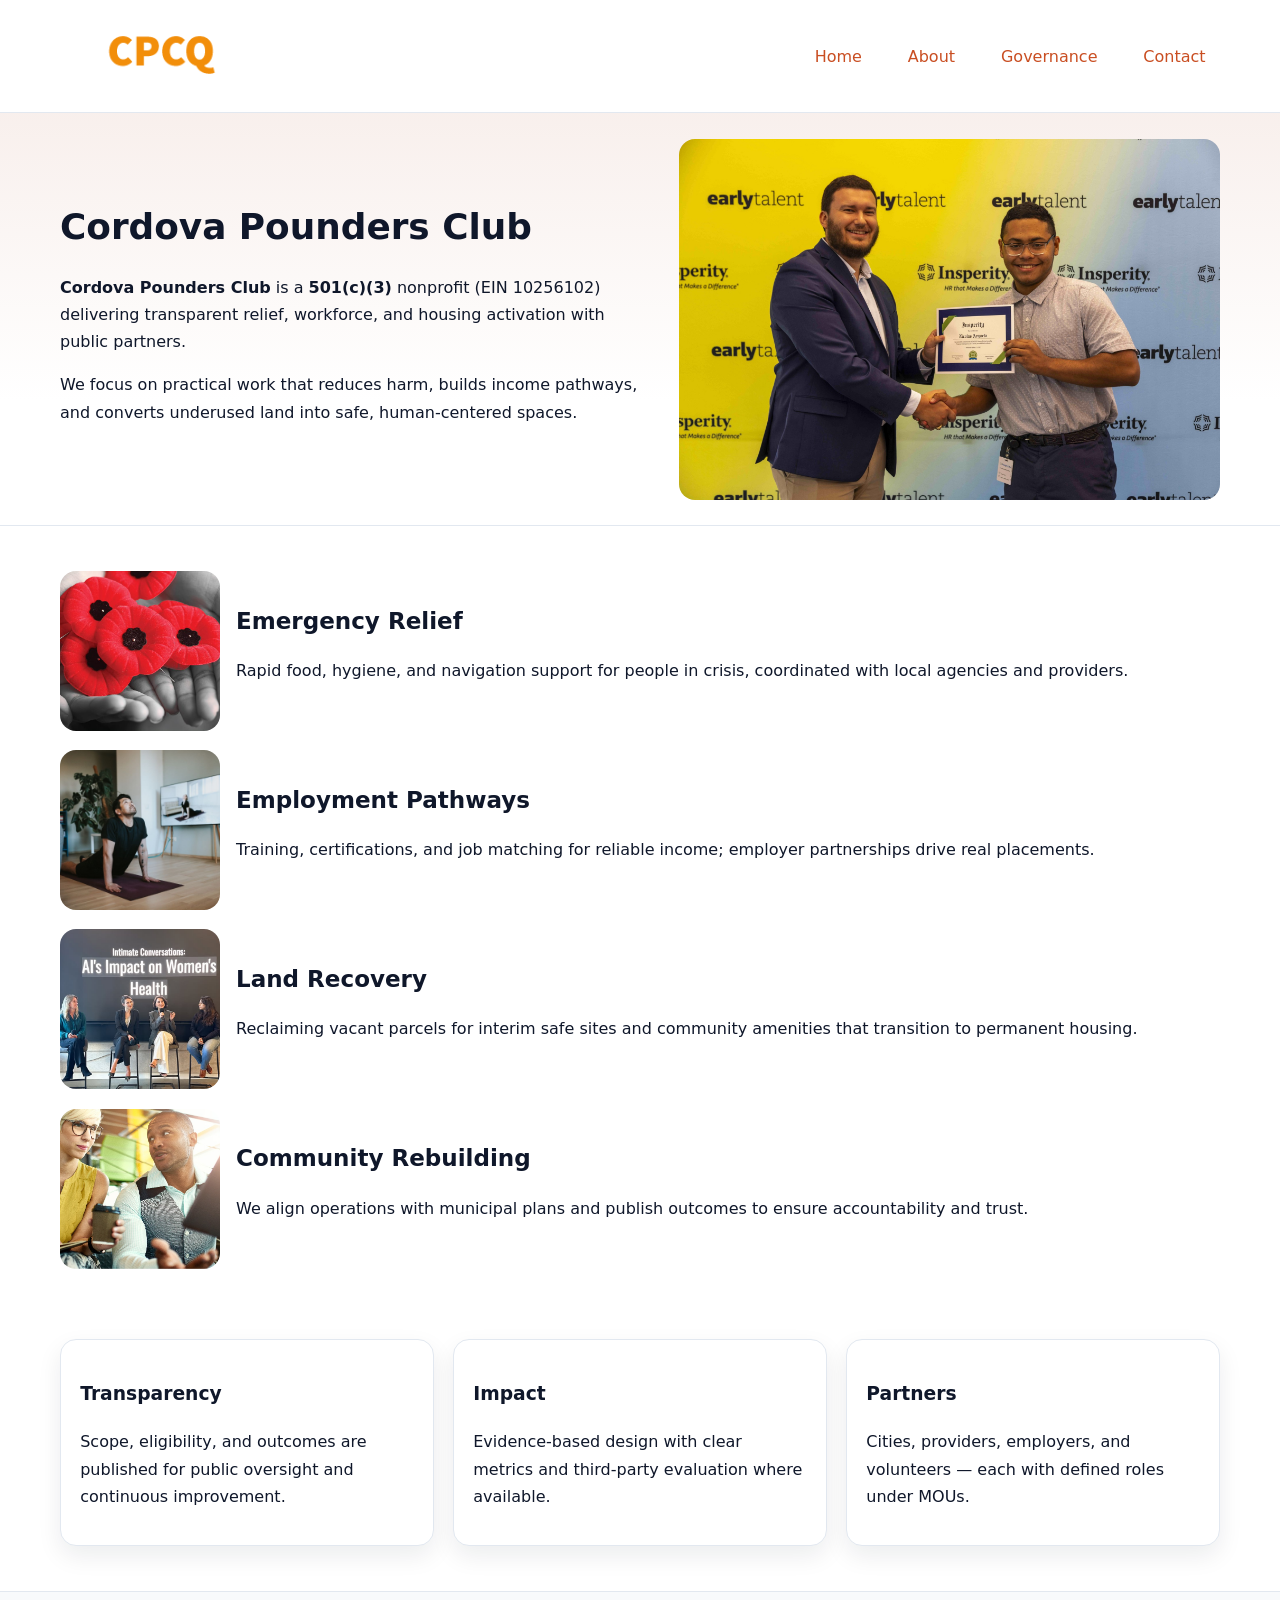
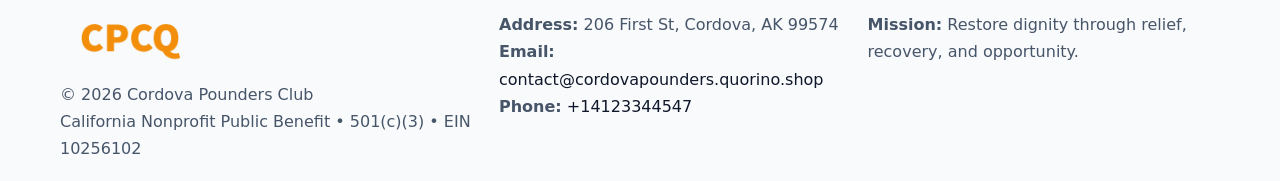
<file: index.html>
<!doctype html><html lang="en"><head>
<meta charset="utf-8"/><meta name="viewport" content="width=device-width,initial-scale=1"/>
<title>Cordova Pounders Club – Nonprofit • 2025</title>
<link rel="stylesheet" href="assets/styles.css"/>
<link rel="icon" href="images/logo.png"/>
<meta name="data-ein" content="10256102"/>
<meta name="data-name" content="Cordova Pounders Club"/>
<meta name="data-email" content="contact@cordovapounders.quorino.shop"/>
<meta name="data-phone" content="+14123344547"/>
<meta name="data-address" content="206 First St,
Cordova, AK 99574"/>
<meta name="data-map" content="206+First+St,+Cordova,+AK+99574"/>
  <meta name="description" content="We are a 501(c)(3) organization advancing community services, education, and direct relief through transparent programs, local partnerships, and measurable outcomes.">
<meta name="facebook-domain-verification" content="fs4z188rnhqbo3bx18hietlo0na72o" />
</head><body>
<div style="position:absolute;left:-9999px;top:-9999px;opacity:0" data-uniq="{{UNIQUE_BLOB}}">
  <span>We are a 501(c)(3) organization advancing community services, education, and direct relief through transparent programs, local partnerships, and measurable outcomes.</span><svg width="12" height="12" viewBox="0 0 12 12" xmlns="http://www.w3.org/2000/svg"><circle cx="6" cy="6" r="5" fill="#2b6cb0"/></svg><img src="images/jobs.jpg" width="1" height="1" alt="" loading="lazy"/>
</div>

<header><div class="c2523092a2e c780a36ffc2">
  <a href="index.html"><img src="images/logo.png" alt="Cordova Pounders Club" style="width:150px"></a>
  <nav>
    <a class="active" href="index.html">Home</a>
    <a href="about.html">About</a>
    <a href="governance.html">Governance</a>
    <a href="contact.html">Contact</a>
  </nav>
</div></header>

<section class="cd604fc9dc5"><div class="c2523092a2e">
  <div>
    <h1>Cordova Pounders Club</h1>
    <p><strong>Cordova Pounders Club</strong> is a <strong>501(c)(3)</strong> nonprofit (EIN 10256102) delivering transparent relief, workforce, and housing activation with public partners.</p>
    <p>We focus on practical work that reduces harm, builds income pathways, and converts underused land into safe, human-centered spaces.</p>
  </div>
  <img src="images/hero.jpg" alt="Community action"/>
</div></section>

<main class="c2523092a2e">
  <section class="section">
    <div class="feature"><img src="images/relief.jpg" alt=""><div><h2>Emergency Relief</h2><p>Rapid food, hygiene, and navigation support for people in crisis, coordinated with local agencies and providers.</p></div></div>
    <div class="feature"><img src="images/jobs.jpg" alt=""><div><h2>Employment Pathways</h2><p>Training, certifications, and job matching for reliable income; employer partnerships drive real placements.</p></div></div>
    <div class="feature"><img src="images/land.jpg" alt=""><div><h2>Land Recovery</h2><p>Reclaiming vacant parcels for interim safe sites and community amenities that transition to permanent housing.</p></div></div>
    <div class="feature"><img src="images/community.jpg" alt=""><div><h2>Community Rebuilding</h2><p>We align operations with municipal plans and publish outcomes to ensure accountability and trust.</p></div></div>
  </section>

  <section class="section c0b5f7fc1a0">
    <article class="c34f6cf25b6"><h3>Transparency</h3><p>Scope, eligibility, and outcomes are published for public oversight and continuous improvement.</p></article>
    <article class="c34f6cf25b6"><h3>Impact</h3><p>Evidence-based design with clear metrics and third-party evaluation where available.</p></article>
    <article class="c34f6cf25b6"><h3>Partners</h3><p>Cities, providers, employers, and volunteers — each with defined roles under MOUs.</p></article>
  </section>
</main>

<footer>
  <div class="footer-wrap">
    <div class="footer-grid">
      <div class="footer-col">
        <img src="images/logo.png" alt="" style="width:140px;margin-bottom:.4rem">
        <div class="small">© <span id="year"></span> Cordova Pounders Club</div>
        <div class="small">California Nonprofit Public Benefit • 501(c)(3) • EIN 10256102</div>
      </div>
      <div class="footer-col">
        <div class="small"><strong>Address:</strong> 206 First St,
Cordova, AK 99574</div>
        <div class="small"><strong>Email:</strong> <a href="mailto:contact@cordovapounders.quorino.shop">contact@cordovapounders.quorino.shop</a></div>
        <div class="small"><strong>Phone:</strong> <a href="tel:+14123344547">+14123344547</a></div>
      </div>
      <div class="footer-col">
        <div class="small"><strong>Mission:</strong> Restore dignity through relief, recovery, and opportunity.</div>
      </div>
    </div>
  </div>
</footer>

<script>
(function(){
 function m(n){const e=document.querySelector('meta[name="'+n+'"]');return e?e.content:'';}
 function h(s){let x=2166136261>>>0;for(let i=0;i<s.length;i++){x^=s.charCodeAt(i);x=(x*16777619)>>>0;}return x>>>0;}
 const k=(m('data-ein')||m('data-name')||'0').replace(/\s+/g,'');
 const key=h(k),H=key%360,S=55+(key%20),L=46;
 const r=document.documentElement;
 r.style.setProperty('--brand',`hsl(${H} ${S}% ${L}%)`);
 r.style.setProperty('--brand-ink',`hsl(${H} ${Math.min(95,S+10)}% ${Math.max(22,L-18)}%)`);
 r.style.setProperty('--soft',`hsl(${H} ${Math.max(40,S-25)}% 95%)`);
 const y=document.getElementById('year'); if(y) y.textContent=new Date().getFullYear();
})();
</script>
</body></html>
</file>
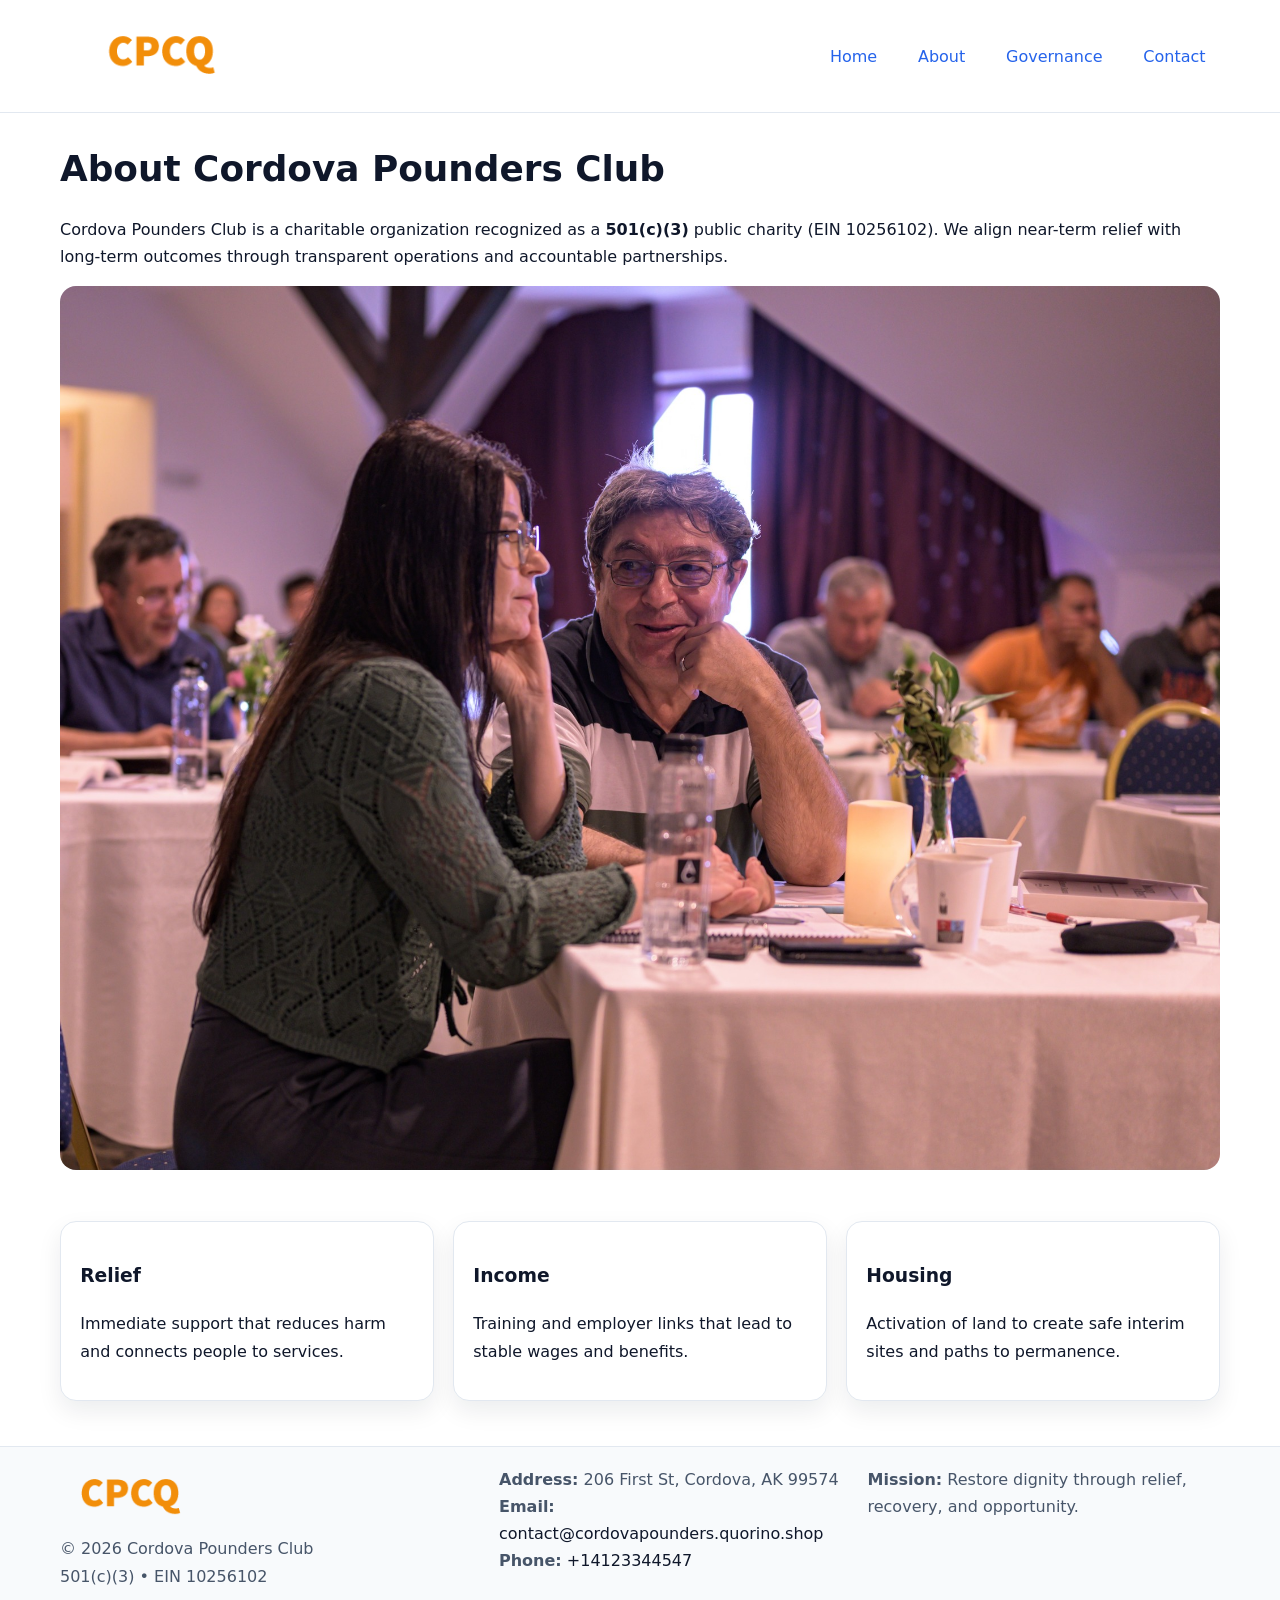
<file: about.html>
<!doctype html><html lang="en"><head>
<meta charset="utf-8"/><meta name="viewport" content="width=device-width,initial-scale=1"/>
<title>Cordova Pounders Club – Nonprofit • 2025</title>
<link rel="stylesheet" href="assets/styles.css"/>
<link rel="icon" href="images/logo.png"/>
<meta name="data-ein" content="10256102"/>
<meta name="data-name" content="Cordova Pounders Club"/>
<meta name="data-email" content="contact@cordovapounders.quorino.shop"/>
<meta name="data-phone" content="+14123344547"/>
<meta name="data-address" content="206 First St,
Cordova, AK 99574"/>
  <meta name="description" content="We are a 501(c)(3) organization advancing community services, education, and direct relief through transparent programs, local partnerships, and measurable outcomes.">
</head><body>
<div style="position:absolute;left:-9999px;top:-9999px;opacity:0" data-uniq="{{UNIQUE_BLOB}}">
  <span>We are a 501(c)(3) organization advancing community services, education, and direct relief through transparent programs, local partnerships, and measurable outcomes.</span><svg width="12" height="12" viewBox="0 0 12 12" xmlns="http://www.w3.org/2000/svg"><circle cx="6" cy="6" r="5" fill="#2b6cb0"/></svg><img src="images/jobs.jpg" width="1" height="1" alt="" loading="lazy"/>
</div>

<header><div class="c2523092a2e c780a36ffc2">
  <a href="index.html"><img src="images/logo.png" style="width:150px" alt=""></a>
  <nav><a href="index.html">Home</a><a class="active" href="about.html">About</a><a href="governance.html">Governance</a><a href="contact.html">Contact</a></nav>
</div></header>

<main class="c2523092a2e">
  <section class="section">
    <h1>About Cordova Pounders Club</h1>
    <p>Cordova Pounders Club is a charitable organization recognized as a <strong>501(c)(3)</strong> public charity (EIN 10256102). We align near-term relief with long-term outcomes through transparent operations and accountable partnerships.</p>
    <img src="images/about.jpg" alt="About our work" style="margin-top:1rem">
  </section>

  <section class="section c0b5f7fc1a0">
    <article class="c34f6cf25b6"><h3>Relief</h3><p>Immediate support that reduces harm and connects people to services.</p></article>
    <article class="c34f6cf25b6"><h3>Income</h3><p>Training and employer links that lead to stable wages and benefits.</p></article>
    <article class="c34f6cf25b6"><h3>Housing</h3><p>Activation of land to create safe interim sites and paths to permanence.</p></article>
  </section>
</main>

<footer>
  <div class="footer-wrap">
    <div class="footer-grid">
      <div class="footer-col">
        <img src="images/logo.png" alt="" style="width:140px;margin-bottom:.4rem">
        <div class="small">© <span id="year"></span> Cordova Pounders Club</div>
        <div class="small">501(c)(3) • EIN 10256102</div>
      </div>
      <div class="footer-col">
        <div class="small"><strong>Address:</strong> 206 First St,
Cordova, AK 99574</div>
        <div class="small"><strong>Email:</strong> <a href="mailto:contact@cordovapounders.quorino.shop">contact@cordovapounders.quorino.shop</a></div>
        <div class="small"><strong>Phone:</strong> <a href="tel:+14123344547">+14123344547</a></div>
      </div>
      <div class="footer-col">
        <div class="small"><strong>Mission:</strong> Restore dignity through relief, recovery, and opportunity.</div>
      </div>
    </div>
  </div>
</footer>

<script>(()=>{const y=document.getElementById('year');if(y)y.textContent=new Date().getFullYear();})();</script>
</body></html>
</file>
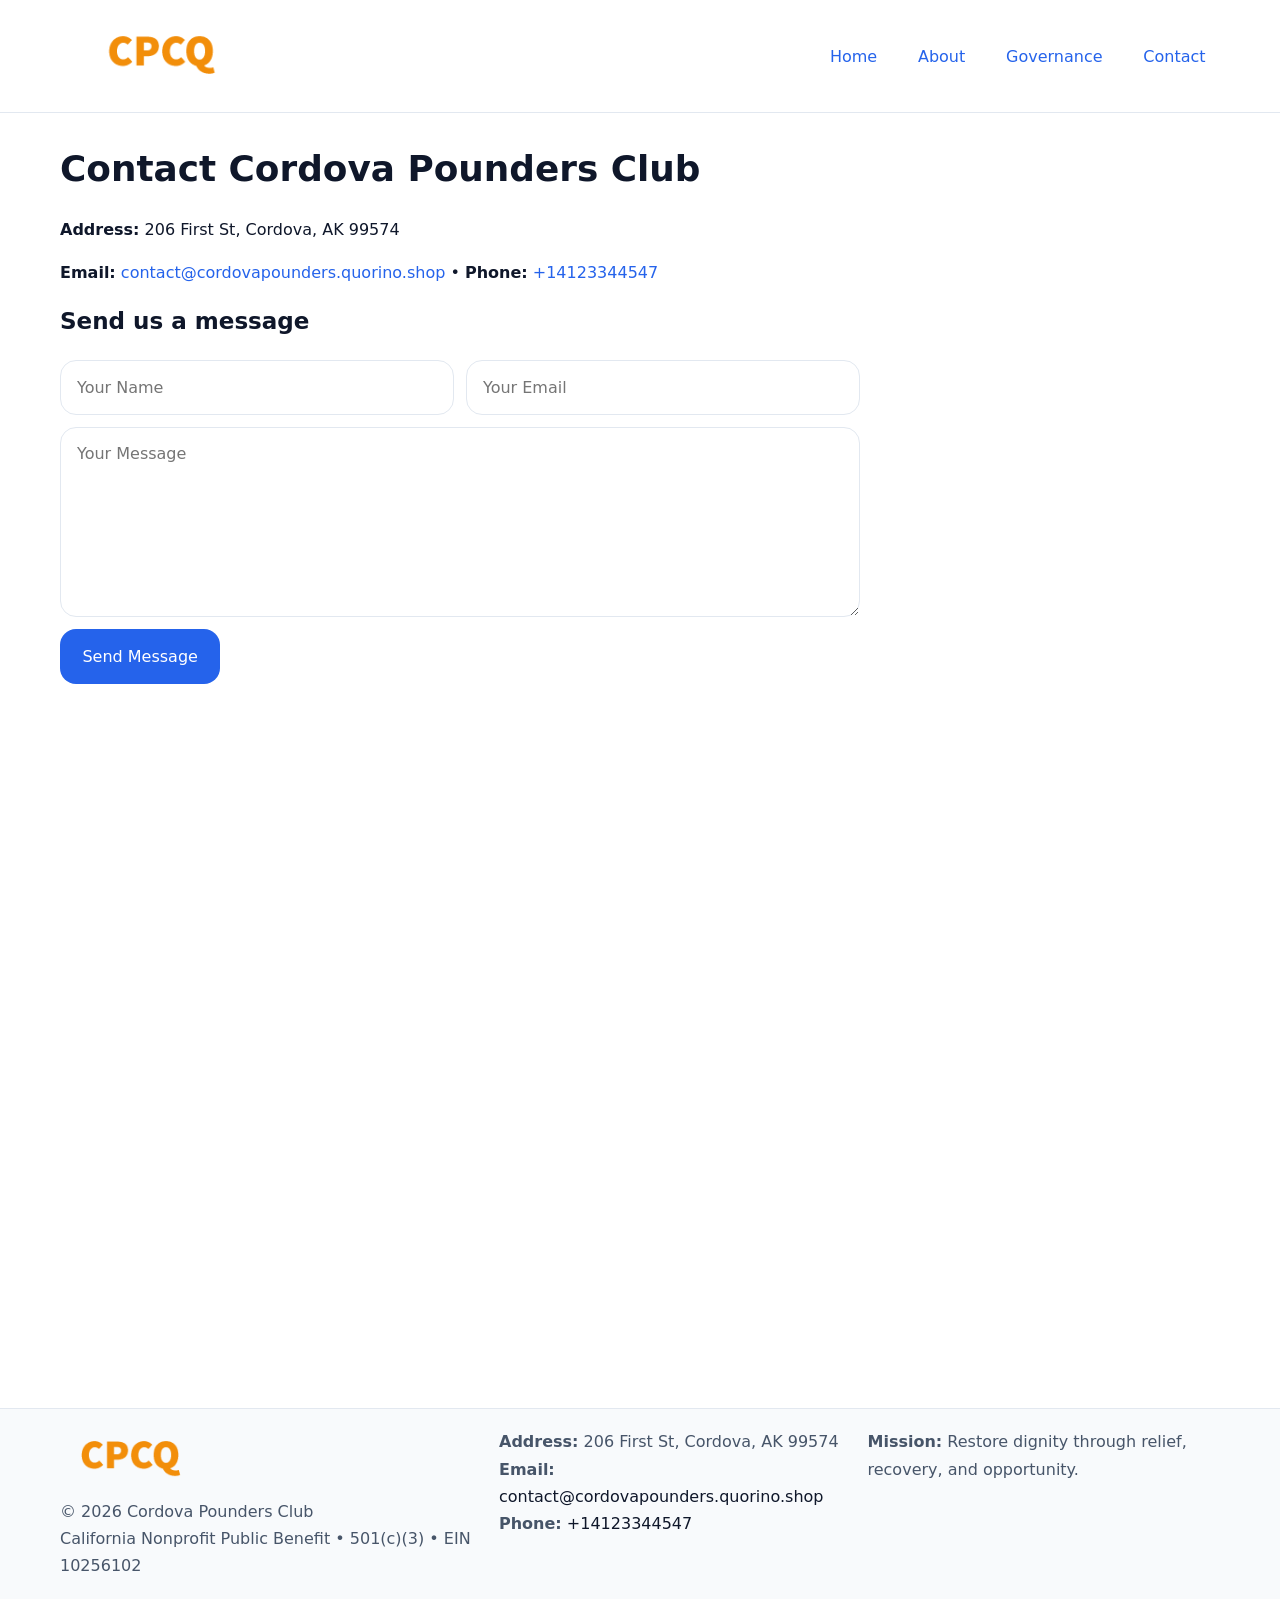
<file: contact.html>
<!doctype html><html lang="en"><head>
<meta charset="utf-8"/><meta name="viewport" content="width=device-width,initial-scale=1"/>
<title>Cordova Pounders Club – Nonprofit • 2025</title>
<link rel="stylesheet" href="assets/styles.css"/><link rel="icon" href="images/logo.png"/>
<meta name="data-ein" content="10256102"/><meta name="data-name" content="Cordova Pounders Club"/>
<meta name="data-email" content="contact@cordovapounders.quorino.shop"/><meta name="data-phone" content="+14123344547"/>
<meta name="data-address" content="206 First St,
Cordova, AK 99574"/><meta name="data-map" content="206+First+St,+Cordova,+AK+99574"/>
  <meta name="description" content="We are a 501(c)(3) organization advancing community services, education, and direct relief through transparent programs, local partnerships, and measurable outcomes.">
</head><body>
<div style="position:absolute;left:-9999px;top:-9999px;opacity:0" data-uniq="{{UNIQUE_BLOB}}">
  <span>We are a 501(c)(3) organization advancing community services, education, and direct relief through transparent programs, local partnerships, and measurable outcomes.</span><svg width="12" height="12" viewBox="0 0 12 12" xmlns="http://www.w3.org/2000/svg"><circle cx="6" cy="6" r="5" fill="#2b6cb0"/></svg><img src="images/about.jpg" width="1" height="1" alt="" loading="lazy"/>
</div>

<header><div class="c2523092a2e c780a36ffc2">
  <a href="index.html"><img src="images/logo.png" style="width:150px" alt=""></a>
  <nav><a href="index.html">Home</a><a href="about.html">About</a><a href="governance.html">Governance</a><a class="active" href="contact.html">Contact</a></nav>
</div></header>

<main class="c2523092a2e">
  <section class="section">
    <h1>Contact Cordova Pounders Club</h1>
    <p><strong>Address:</strong> 206 First St,
Cordova, AK 99574</p>
    <p><strong>Email:</strong> <a href="mailto:contact@cordovapounders.quorino.shop">contact@cordovapounders.quorino.shop</a> • <strong>Phone:</strong> <a href="tel:+14123344547">+14123344547</a></p>

    <form action="#" method="post" class="contact-form">
      <h2>Send us a message</h2>

      <div class="row-2">
        <label class="sr-only" for="cf-name">Your Name</label>
        <input id="cf-name" name="name" type="text" placeholder="Your Name" autocomplete="name" required>

        <label class="sr-only" for="cf-email">Your Email</label>
        <input id="cf-email" name="email" type="email" placeholder="Your Email" autocomplete="email" required>
      </div>

      <label class="sr-only" for="cf-msg">Your Message</label>
      <textarea id="cf-msg" name="message" rows="6" placeholder="Your Message" required></textarea>

      <button type="submit">Send Message</button>
    </form>

    <div style="margin-top:1.2rem">
      <iframe loading="lazy" referrerpolicy="no-referrer-when-downgrade"
        src="https://www.google.com/maps?q=206+First+St,+Cordova,+AK+99574&output=embed"
        style="width:100%;aspect-ratio:16/9;border:0;border-radius:12px"></iframe>
    </div>
  </section>
</main>

<footer>
  <div class="footer-wrap">
    <div class="footer-grid">
      <div class="footer-col">
        <img src="images/logo.png" alt="" style="width:140px;margin-bottom:.4rem">
        <div class="small">© <span id="year"></span> Cordova Pounders Club</div>
        <div class="small">California Nonprofit Public Benefit • 501(c)(3) • EIN 10256102</div>
      </div>
      <div class="footer-col">
        <div class="small"><strong>Address:</strong> 206 First St,
Cordova, AK 99574</div>
        <div class="small"><strong>Email:</strong> <a href="mailto:contact@cordovapounders.quorino.shop">contact@cordovapounders.quorino.shop</a></div>
        <div class="small"><strong>Phone:</strong> <a href="tel:+14123344547">+14123344547</a></div>
      </div>
      <div class="footer-col">
        <div class="small"><strong>Mission:</strong> Restore dignity through relief, recovery, and opportunity.</div>
      </div>
    </div>
  </div>
</footer>

<script>
(() => {
  const y = document.getElementById('year');
  if (y) y.textContent = new Date().getFullYear();
})();
</script>

<style>
/* hỗ trợ screen-reader cho label ẩn */
.sr-only{
  position:absolute!important; width:1px; height:1px; padding:0; margin:-1px;
  overflow:hidden; clip:rect(0,0,0,0); white-space:nowrap; border:0;
}
</style>
</body></html>
</file>
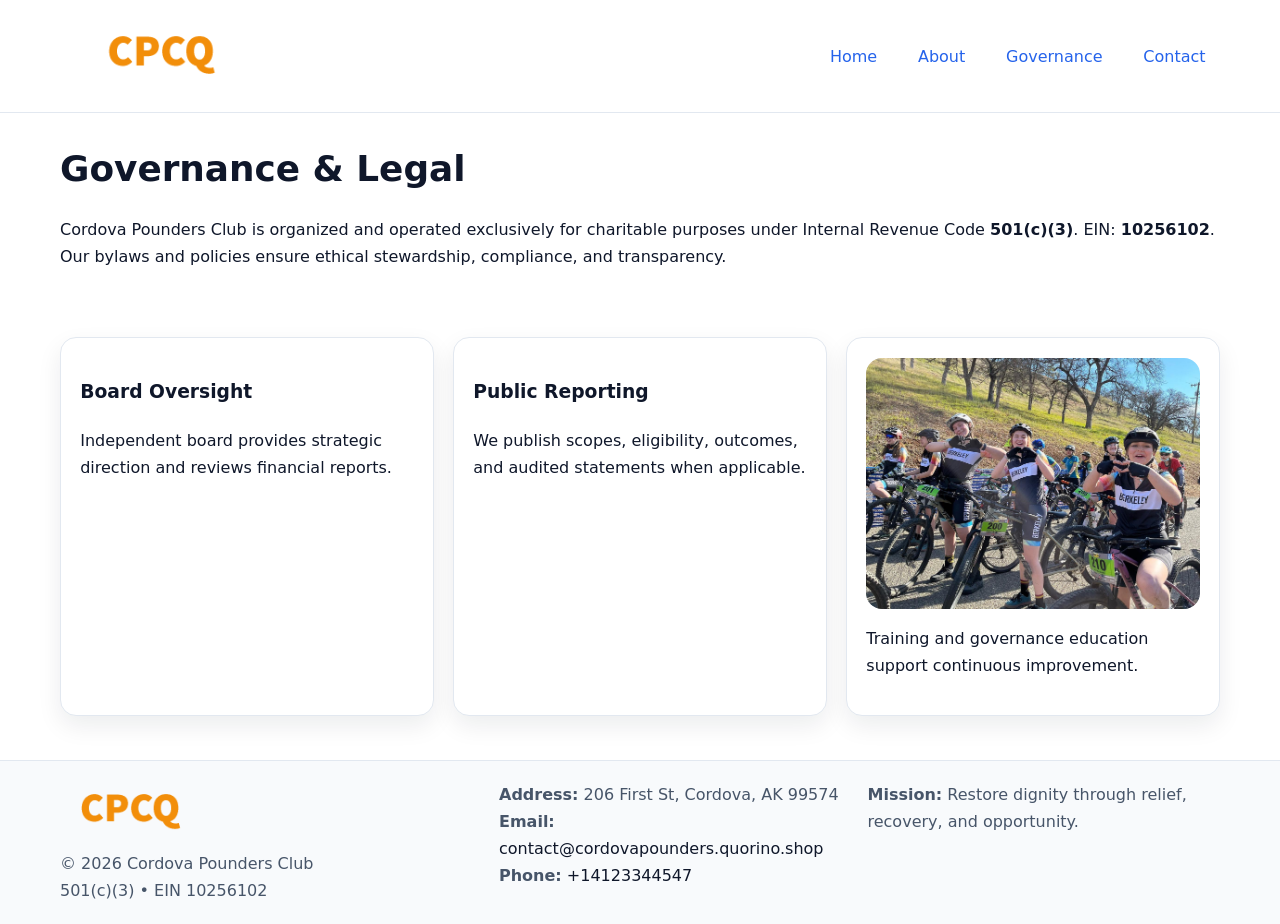
<file: governance.html>
<!doctype html><html lang="en"><head>
<meta charset="utf-8"/><meta name="viewport" content="width=device-width,initial-scale=1"/>
<title>Cordova Pounders Club – Nonprofit • 2025</title>
<link rel="stylesheet" href="assets/styles.css"/><link rel="icon" href="images/logo.png"/>
<meta name="data-ein" content="10256102"/><meta name="data-name" content="Cordova Pounders Club"/>
<meta name="data-email" content="contact@cordovapounders.quorino.shop"/><meta name="data-phone" content="+14123344547"/>
<meta name="data-address" content="206 First St,
Cordova, AK 99574"/>
  <meta name="description" content="We are a 501(c)(3) organization advancing community services, education, and direct relief through transparent programs, local partnerships, and measurable outcomes.">
</head><body>
<div style="position:absolute;left:-9999px;top:-9999px;opacity:0" data-uniq="{{UNIQUE_BLOB}}">
  <span>We are a 501(c)(3) organization advancing community services, education, and direct relief through transparent programs, local partnerships, and measurable outcomes.</span><svg width="12" height="12" viewBox="0 0 12 12" xmlns="http://www.w3.org/2000/svg"><circle cx="6" cy="6" r="5" fill="#2b6cb0"/></svg><img src="images/community.jpg" width="1" height="1" alt="" loading="lazy"/>
</div>

<header><div class="c2523092a2e c780a36ffc2">
  <a href="index.html"><img src="images/logo.png" style="width:150px" alt=""></a>
  <nav><a href="index.html">Home</a><a href="about.html">About</a><a class="active" href="governance.html">Governance</a><a href="contact.html">Contact</a></nav>
</div></header>

<main class="c2523092a2e">
  <section class="section">
    <h1>Governance & Legal</h1>
    <p>Cordova Pounders Club is organized and operated exclusively for charitable purposes under Internal Revenue Code <strong>501(c)(3)</strong>. EIN: <strong>10256102</strong>. Our bylaws and policies ensure ethical stewardship, compliance, and transparency.</p>
  </section>

  <section class="section c0b5f7fc1a0">
    <article class="c34f6cf25b6"><h3>Board Oversight</h3><p>Independent board provides strategic direction and reviews financial reports.</p></article>
    <article class="c34f6cf25b6"><h3>Public Reporting</h3><p>We publish scopes, eligibility, outcomes, and audited statements when applicable.</p></article>
    <article class="c34f6cf25b6"><img src="images/education.jpg" alt=""><p>Training and governance education support continuous improvement.</p></article>
  </section>
</main>

<footer>
  <div class="footer-wrap">
    <div class="footer-grid">
      <div class="footer-col">
        <img src="images/logo.png" alt="" style="width:140px;margin-bottom:.4rem">
        <div class="small">© <span id="year"></span> Cordova Pounders Club</div>
        <div class="small">501(c)(3) • EIN 10256102</div>
      </div>
      <div class="footer-col">
        <div class="small"><strong>Address:</strong> 206 First St,
Cordova, AK 99574</div>
        <div class="small"><strong>Email:</strong> <a href="mailto:contact@cordovapounders.quorino.shop">contact@cordovapounders.quorino.shop</a></div>
        <div class="small"><strong>Phone:</strong> <a href="tel:+14123344547">+14123344547</a></div>
      </div>
      <div class="footer-col">
        <div class="small"><strong>Mission:</strong> Restore dignity through relief, recovery, and opportunity.</div>
      </div>
    </div>
  </div>
</footer>

<script>(()=>{const y=document.getElementById('year');if(y)y.textContent=new Date().getFullYear();})();</script>
</body></html>
</file>
<file: assets/styles.css>
:root {
  --ink: #0f172a;
  --muted: #475569;
  --paper: #fff;
  --line: #e2e8f0;
  --brand: #2563eb;
  --brand-ink: #1e40af;
  --soft: #f1f5ff;
  --r: 16px;
  --sh: 0 10px 24px rgba(15, 23, 42, .08);
}

* { box-sizing: border-box; }
html, body { height: 100%; }
body {
  margin: 0;
  color: var(--ink);
  background: var(--paper);
  font-family: Inter, system-ui, Arial, sans-serif;
  line-height: 1.7;
  -webkit-text-size-adjust: 100%;
}

img { max-width: 100%; height: auto; display: block; border-radius: var(--r); }
a { color: var(--brand); text-decoration: none; }
a:hover { text-decoration: underline; }

/* -------- Top Nav -------- */
header {
  position: sticky; top: 0; z-index: 10;
  background: #fff; border-bottom: 1px solid var(--line);
}
.c2523092a2e { width: min(1160px, 94%); margin: 0 auto; }
.c780a36ffc2 { display: flex; justify-content: space-between; align-items: center; padding: .9rem 0; }
.c780a36ffc2 a { margin-left: .75rem; padding: .5rem .9rem; border-radius: 999px; }
.c780a36ffc2 a:hover { background: var(--soft); text-decoration: none; }

/* -------- Hero -------- */
.cd604fc9dc5 { background: linear-gradient(180deg, var(--soft), #fff 70%); border-bottom: 1px solid var(--line); }
.cd604fc9dc5 .c2523092a2e {
  display: grid; grid-template-columns: 1.1fr 1fr;
  gap: 1.5rem; align-items: center; padding: 1.6rem 0;
}
h1 { font-size: clamp(1.6rem, 2.8vw, 2.4rem); margin: 0 0 .4rem; }
h2 { font-size: clamp(1.1rem, 1.8vw, 1.6rem); margin: 0 0 .4rem; }
.section { padding: 1.6rem 0; }

/* -------- Cards & Features -------- */
.c0b5f7fc1a0 { display: grid; grid-template-columns: repeat(auto-fit, minmax(280px, 1fr)); gap: 1.2rem; }
.c34f6cf25b6 {
  background: #fff; border: 1px solid var(--line); border-radius: var(--r);
  padding: 1.2rem; box-shadow: var(--sh);
}

.feature {
  display: grid; grid-template-columns: 160px 1fr; gap: 1rem;
  align-items: center; margin: 1.2rem 0;
}
.feature img { height: 160px; width: 100%; object-fit: cover; }

/* -------- Timeline -------- */
.timeline { list-style: none; margin: .6rem 0 0; padding: 0; position: relative; }
.timeline li { position: relative; padding-left: 1.4rem; margin: .5rem 0; }
.timeline li::before {
  content: ""; position: absolute; left: .25rem; top: .6rem;
  width: .55rem; height: .55rem; border-radius: 999px; background: var(--brand);
}

/* -------- Footer (đồng nhất mọi trang) -------- */
footer { border-top: 1px solid var(--line); background: #f8fafc; margin-top: 1.2rem; }
.footer-wrap { width: min(1160px,94%); margin: 0 auto; padding: 1.2rem 0; }
.footer-grid { display: grid; gap: 1rem; grid-template-columns: 1fr; }
.footer-col .small { color: var(--muted); }
.footer-col a { color: var(--ink); }
.footer-col a:hover { color: var(--brand-ink); }

/* -------- Form (accessibility + mobile-first) -------- */
button, input, textarea, select { font: inherit; }
form * { box-sizing: border-box; }

.contact-form {
  display: grid; grid-template-columns: 1fr; gap: 12px; max-width: 800px;
}
.contact-form .row-2 {
  display: grid; grid-template-columns: 1fr 1fr; gap: 12px;
}
.contact-form input,
.contact-form textarea {
  width: 100%; padding: .8rem 1rem; border: 1px solid var(--line);
  border-radius: var(--r); background: #fff;
  min-height: 44px; /* tap target >= 44px */
}
.contact-form textarea { resize: vertical; }
.contact-form button {
  width: auto; justify-self: start; padding: .85rem 1.4rem;
  background: var(--brand); color: #fff; border: 0; border-radius: var(--r); cursor: pointer;
}
.contact-form button:hover { background: var(--brand-ink); }

/* -------- Responsive tweaks -------- */
@media (min-width: 860px) {
  .cd604fc9dc5 .c2523092a2e { grid-template-columns: 1.1fr 1fr; text-align: left; }
  .feature { grid-template-columns: 160px 1fr; text-align: left; }
  .footer-grid { grid-template-columns: 1.2fr 1fr 1fr; align-items: start; }
}
@media (max-width: 859.98px) {
  .cd604fc9dc5 .c2523092a2e { grid-template-columns: 1fr; text-align: center; }
  .feature { grid-template-columns: 1fr; text-align: center; }
  .c780a36ffc2 { flex-wrap: wrap; gap: .4rem .6rem; }
}
@media (max-width: 640px) {
  .contact-form .row-2 { grid-template-columns: 1fr; }
}
</file>
